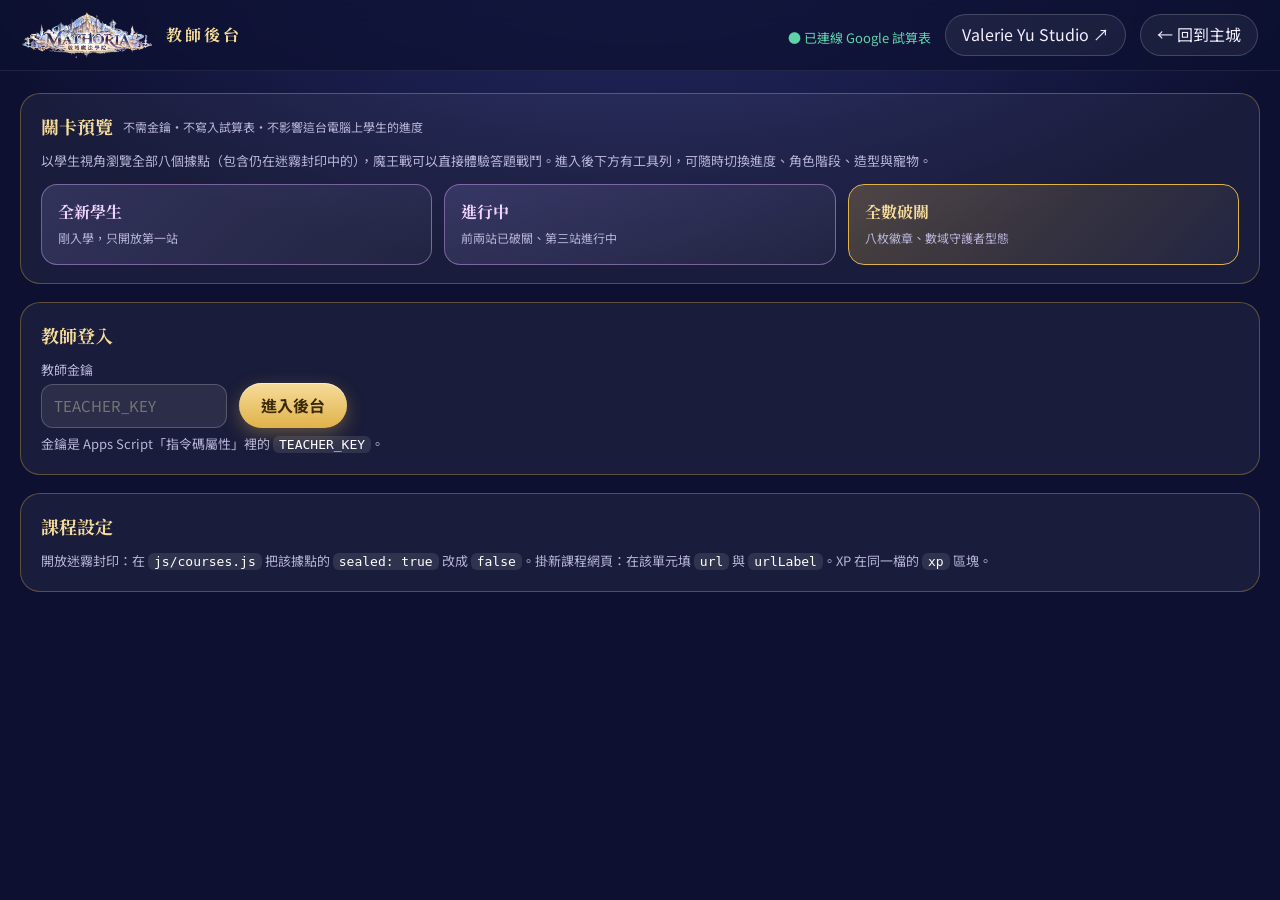
<file: teacher.html>
<!DOCTYPE html>
<html lang="zh-Hant">
<head>
<meta charset="utf-8">
<meta name="viewport" content="width=device-width, initial-scale=1">
<title>MATHORIA 教師後台</title>
<link href="https://fonts.googleapis.com/css2?family=Noto+Serif+TC:wght@700&family=Noto+Sans+TC:wght@400;500;700&family=Cinzel:wght@800&display=swap" rel="stylesheet">
<link rel="stylesheet" href="css/style.css?v=20261110a">
<style>
  body.tpage-body{position:static;overflow:auto;background:radial-gradient(1200px 600px at 50% -10%,#2a2f6e 0%,var(--ink) 60%);min-height:100vh}
  .tbar{display:flex;align-items:center;gap:14px;padding:12px 22px;border-bottom:1px solid rgba(255,255,255,.08);background:rgba(13,16,48,.75);backdrop-filter:blur(10px);position:sticky;top:0;z-index:20}
  .tbar img{height:46px}
  .tbar .sp{flex:1}
  .tbar a,.tbar button{text-decoration:none}
  .tpage{max-width:1280px;margin:0 auto;padding:22px 20px 60px}
  .tcard{background:rgba(255,255,255,.05);border:1px solid rgba(224,178,74,.35);border-radius:20px;padding:18px 20px;margin-bottom:18px}
  .tcard h2{font-family:var(--serif);color:var(--gold2);font-size:18px;margin:0 0 10px;display:flex;align-items:center;gap:10px}
  .tcard h2 small{font-family:var(--sans);font-size:12px;color:var(--muted);font-weight:400}
  .tform{display:flex;flex-wrap:wrap;gap:12px;align-items:end}
  .tform label{display:flex;flex-direction:column;gap:4px;font-size:13px;color:var(--muted)}
  .tform input,.tform select{background:rgba(255,255,255,.08);border:1px solid rgba(255,255,255,.2);border-radius:12px;padding:9px 12px;color:#fff;font-size:15px;min-width:120px}
  .tform select option{color:#000}
  .note{font-size:13px;color:var(--muted);margin:6px 0 0}
  .note code{background:rgba(255,255,255,.1);padding:1px 6px;border-radius:6px;color:#fff}
  .metrics{display:grid;grid-template-columns:repeat(auto-fit,minmax(170px,1fr));gap:12px}
  .metric{background:rgba(255,255,255,.05);border-radius:14px;padding:12px 14px}
  .metric span{display:block;font-size:12px;color:var(--muted)}
  .metric b{display:block;font-size:26px;font-weight:700;color:#fff;margin-top:2px}
  .metric small{font-size:12px;color:var(--gold2)}
  .tbl-wrap{overflow:auto;border-radius:12px;border:1px solid rgba(255,255,255,.1)}
  table{width:100%;border-collapse:collapse;font-size:13px}
  th,td{border-bottom:1px solid rgba(255,255,255,.08);padding:8px 8px;text-align:center;white-space:nowrap}
  th{color:var(--gold2);font-weight:600;font-size:12px;background:rgba(13,16,48,.6);position:sticky;top:0;cursor:pointer;user-select:none}
  th.st{cursor:default;max-width:62px;white-space:normal;line-height:1.25}
  td.l{text-align:left}
  td.code{font-family:ui-monospace,Menlo,monospace;letter-spacing:.15em;font-weight:700}
  tr:hover td{background:rgba(255,255,255,.04)}
  .dot{display:inline-block;width:20px;height:20px;border-radius:50%;line-height:20px;font-size:11px;font-weight:700}
  .d0{background:rgba(255,255,255,.08);color:#777}
  .d1{background:rgba(143,208,255,.25);color:#cfe9ff}
  .d2{background:var(--gold);color:#3b2a08}
  .lvtag{font-size:11px;padding:1px 8px;border-radius:999px;background:rgba(167,155,240,.2);color:var(--lav2)}
  .lvtag.s4{background:var(--gold);color:#3b2a08}
  .bar{height:6px;border-radius:999px;background:rgba(255,255,255,.1);overflow:hidden;width:90px;display:inline-block;vertical-align:middle;margin-left:6px}
  .bar i{display:block;height:100%;background:linear-gradient(90deg,#7c6cf0,#fff)}
  .feed{display:grid;gap:6px;font-size:13px;max-height:280px;overflow:auto}
  .feed div{display:flex;gap:10px;color:var(--muted)}
  .feed b{color:#fff;font-weight:500}
  .feed .fboss{color:var(--gold2)}
  .ok{color:var(--ok)}
  .hidden{display:none!important}
  .pv-launch{display:grid;grid-template-columns:repeat(auto-fit,minmax(200px,1fr));gap:12px;margin-top:12px}
  .pv-card{display:block;text-decoration:none;color:#fff;background:linear-gradient(135deg,rgba(167,155,240,.18),rgba(255,255,255,.04));border:1px solid rgba(217,167,255,.45);border-radius:16px;padding:14px 16px;transition:transform .15s,border-color .15s}
  .pv-card:hover{transform:translateY(-2px);border-color:var(--gold)}
  .pv-card b{display:block;font-family:var(--serif);font-size:16px;color:#f0d6ff}
  .pv-card span{font-size:12px;color:var(--muted)}
  .pv-card.gold{background:linear-gradient(135deg,rgba(224,178,74,.25),rgba(255,255,255,.04));border-color:var(--gold)}
  .pv-card.gold b{color:var(--gold2)}
  .legend{display:flex;gap:14px;font-size:12px;color:var(--muted);margin:8px 0 0}
  @media print{body{background:#fff;color:#000}.tbar,.noprint{display:none}.tcard{border-color:#999}th{color:#000;background:#eee}}
</style>
</head>
<body class="tpage-body">
<header class="tbar">
  <img src="assets/bg/logo.webp" alt="MATHORIA">
  <b style="font-family:var(--serif);letter-spacing:.2em;color:var(--gold2)">教師後台</b>
  <span class="sp"></span>
  <span id="mode" class="note"></span>
  <a class="btn-ghost" href="https://valerieyu55.github.io/valerieyu_studio/" target="_blank" rel="noopener">Valerie Yu Studio ↗</a>
  <a class="btn-ghost" href="index.html">← 回到主城</a>
</header>

<main class="tpage">

  <!-- 關卡預覽 -->
  <section class="tcard noprint">
    <h2>關卡預覽 <small>不需金鑰・不寫入試算表・不影響這台電腦上學生的進度</small></h2>
    <p class="note">以學生視角瀏覽全部八個據點（包含仍在迷霧封印中的），魔王戰可以直接體驗答題戰鬥。進入後下方有工具列，可隨時切換進度、角色階段、造型與寵物。</p>
    <div class="pv-launch">
      <a class="pv-card" href="index.html?mode=preview&state=new"><b>全新學生</b><span>剛入學，只開放第一站</span></a>
      <a class="pv-card" href="index.html?mode=preview&state=mid"><b>進行中</b><span>前兩站已破關、第三站進行中</span></a>
      <a class="pv-card gold" href="index.html?mode=preview&state=all"><b>全數破關</b><span>八枚徽章、數域守護者型態</span></a>
    </div>
  </section>

  <!-- 登入 -->
  <section class="tcard" id="login-card">
    <h2>教師登入</h2>
    <form id="login" class="tform">
      <label>教師金鑰<input id="key" type="password" placeholder="TEACHER_KEY" required></label>
      <button class="btn-gold" type="submit">進入後台</button>
      <span id="login-err" class="err"></span>
    </form>
    <p class="note" id="login-note"></p>
  </section>

  <!-- 儀表板（雲端模式） -->
  <section id="dash" class="hidden">
    <div class="tcard">
      <h2>全班進度 <small id="updated"></small></h2>
      <div class="tform noprint" style="margin-bottom:14px">
        <label>班級<select id="cls-filter"><option value="">全部班級</option></select></label>
        <button class="btn-ghost" id="refresh" type="button">重新整理</button>
        <button class="btn-ghost" id="export" type="button">匯出 CSV</button>
      </div>
      <div class="metrics" id="metrics"></div>
    </div>

    <div class="tcard">
      <h2>學生明細 <small>點欄位標題可排序</small></h2>
      <div class="tbl-wrap"><table id="roster"></table></div>
      <div class="legend"><span><i class="dot d0">·</i> 未開始</span><span><i class="dot d1">●</i> 有完成任務</span><span><i class="dot d2">✓</i> 已擊敗魔王</span></div>
    </div>

    <div class="tcard">
      <h2>最新動態</h2>
      <div class="feed" id="feed"></div>
    </div>
  </section>

  <!-- 核可碼 -->
  <section class="tcard" id="codes-card">
    <h2>魔王核可碼表</h2>
    <p class="note">學生完成本章魔王挑戰（段考、小考或你指定的任務）後，把對應的 6 碼交給他，他在據點面板輸入即可擊敗魔王、獲得徽章。</p>
    <form id="codes-form" class="tform noprint" style="margin-top:12px">
      <label id="secret-wrap">核可碼密語<input id="secret" type="password" placeholder="approvalSecret"></label>
      <label>班級<input id="code-cls" type="text" placeholder="901" required></label>
      <label>座號起<input id="from" type="number" value="1" min="1" max="99" style="min-width:80px"></label>
      <label>座號迄<input id="to" type="number" value="35" min="1" max="99" style="min-width:80px"></label>
      <button class="btn-gold" type="submit">產生核可碼表</button>
    </form>
    <div id="codes-out"></div>
  </section>

  <section class="tcard noprint">
    <h2>課程設定</h2>
    <p class="note">開放迷霧封印：在 <code>js/courses.js</code> 把該據點的 <code>sealed: true</code> 改成 <code>false</code>。掛新課程網頁：在該單元填 <code>url</code> 與 <code>urlLabel</code>。XP 在同一檔的 <code>xp</code> 區塊。</p>
  </section>
</main>

<script src="js/courses.js?v=20261110a"></script>
<script>
(function () {
  const C = window.MATHORIA_CONFIG, API = (C.apiUrl || "").trim();
  const $ = s => document.querySelector(s);
  const KEY = "mathoria.teacherKey";
  let key = "", data = null, sortKey = "seat", sortDir = 1;

  /* 等級計算（與學生端相同） */
  function levelOf(xp) { let lv = 1, rest = xp, need = C.xpForLevel(1); while (rest >= need && lv < 99) { rest -= need; lv++; need = C.xpForLevel(lv); } return lv; }
  function stageOf(lv) { let s = C.stages[0]; C.stages.forEach(st => { if (lv >= st.min) s = st; }); return s; }
  const fmt = t => { if (!t) return "—"; const d = new Date(t); return `${d.getMonth() + 1}/${d.getDate()} ${String(d.getHours()).padStart(2, "0")}:${String(d.getMinutes()).padStart(2, "0")}`; };
  const esc = s => String(s == null ? "" : s).replace(/[&<>"]/g, c => ({ "&": "&amp;", "<": "&lt;", ">": "&gt;", '"': "&quot;" }[c]));

  async function get(params) { const r = await fetch(API + "?" + new URLSearchParams(Object.assign({ key }, params))); return r.json(); }

  /* ---------- 模式 ---------- */
  if (!API) {
    $("#mode").textContent = "離線模式（尚未設定 apiUrl）";
    $("#login-card").classList.add("hidden");
  } else {
    $("#mode").innerHTML = '<span class="ok">● 已連線 Google 試算表</span>';
    $("#secret-wrap").classList.add("hidden");
    $("#login-note").innerHTML = "金鑰是 Apps Script「指令碼屬性」裡的 <code>TEACHER_KEY</code>。";
    $("#codes-card").classList.add("hidden");
    try { key = sessionStorage.getItem(KEY) || ""; } catch (e) {}
    if (key) enter();
  }

  $("#login").addEventListener("submit", async e => {
    e.preventDefault(); key = $("#key").value.trim(); $("#login-err").textContent = "";
    enter();
  });

  async function enter() {
    try {
      const r = await get({ action: "ping" });
      if (!r.ok) { $("#login-err").textContent = "金鑰不正確。"; key = ""; return; }
      try { sessionStorage.setItem(KEY, key); } catch (e) {}
      $("#login-card").classList.add("hidden"); $("#dash").classList.remove("hidden"); /* 魔王改為答題戰鬥，不再需要核可碼表 */
      load();
    } catch (e) { $("#login-err").textContent = "連不上 Apps Script，請確認 apiUrl 與部署權限。"; }
  }

  /* ---------- 儀表板 ---------- */
  async function load() {
    $("#updated").textContent = "讀取中…";
    const r = await get({ action: "dashboard" });
    if (!r.ok) { $("#updated").textContent = "讀取失敗：" + r.error; return; }
    data = r;
    const classes = [...new Set(r.students.map(s => s.cls))].sort();
    const sel = $("#cls-filter"), cur = sel.value;
    sel.innerHTML = '<option value="">全部班級</option>' + classes.map(c => `<option ${c === cur ? "selected" : ""}>${esc(c)}</option>`).join("");
    render();
    $("#updated").textContent = "更新於 " + fmt(Date.now());
  }
  function rows() {
    const cls = $("#cls-filter").value;
    data.students.forEach(s => { /* 舊版後台把魔王勝利記成 lesson「boss:據點」，在這裡轉回魔王紀錄 */
      (s.lessons || []).filter(id => /^boss:/.test(id)).forEach(id => { const b = id.slice(5).split("#")[0]; if (!s.bosses.includes(b)) s.bosses.push(b); });
      s.lessons = (s.lessons || []).filter(id => !/^boss:/.test(id));
    });
    return data.students.filter(s => !cls || s.cls === cls).map(s => {
      const lv = levelOf(s.xp), st = stageOf(lv);
      return Object.assign({}, s, { lv, stage: st, seatN: parseInt(s.seat, 10) });
    });
  }
  function render() {
    const list = rows(), active = C.stations.filter(s => !s.sealed);
    /* 指標 */
    const n = list.length, avgXp = n ? Math.round(list.reduce((a, s) => a + s.xp, 0) / n) : 0;
    const weekAgo = Date.now() - 7 * 864e5, activeN = list.filter(s => s.last && s.last > weekAgo).length;
    const stageCount = [1, 2, 3, 4].map(i => list.filter(s => s.stage.id === i).length);
    const bossRate = active.map(st => ({ st, n: list.filter(s => s.bosses.includes(st.id)).length }));
    const best = bossRate.slice().sort((a, b) => b.n - a.n)[0];
    $("#metrics").innerHTML = `
      <div class="metric"><span>學生人數</span><b>${n}</b><small>近 7 天活躍 ${activeN} 人</small></div>
      <div class="metric"><span>平均 XP</span><b>${avgXp}</b><small>平均 Lv.${levelOf(avgXp)}</small></div>
      <div class="metric"><span>角色階段分布</span><b style="font-size:18px">${stageCount.join(" ・ ")}</b><small>見習 ・ 學徒 ・ 騎士 ・ 守護者</small></div>
      <div class="metric"><span>魔王擊破最多</span><b style="font-size:18px">${best && best.n ? esc(best.st.name) : "—"}</b><small>${best && best.n ? best.n + " / " + n + " 人" : "尚無人擊破"}</small></div>`;
    /* 表格 */
    const k = sortKey, d = sortDir;
    list.sort((a, b) => {
      const va = k === "seat" ? a.seatN : k === "name" ? a.name : k === "cls" ? a.cls : k === "last" ? (a.last || 0) : a[k];
      const vb = k === "seat" ? b.seatN : k === "name" ? b.name : k === "cls" ? b.cls : k === "last" ? (b.last || 0) : b[k];
      return (va > vb ? 1 : va < vb ? -1 : 0) * d || (a.cls > b.cls ? 1 : -1) || a.seatN - b.seatN;
    });
    const head = `<tr><th data-k="cls">班級</th><th data-k="seat">座號</th><th data-k="name">暱稱</th><th data-k="lv">等級</th><th data-k="xp">XP</th>${C.stations.map(s => `<th class="st" title="${esc(s.chapter)}">${s.num} ${esc(s.name.slice(0, 4))}</th>`).join("")}<th data-k="last">最後活動</th></tr>`;
    const body = list.map(s => `<tr><td>${esc(s.cls)}</td><td>${esc(s.seat)}</td><td class="l">${esc(s.name)}</td>
      <td><span class="lvtag s${s.stage.id}">Lv.${s.lv} ${esc(s.stage.name)}</span></td>
      <td>${s.xp}</td>
      ${C.stations.map(st => {
        if (s.bosses.includes(st.id)) return `<td><i class="dot d2" title="已擊敗魔王">✓</i></td>`;
        const ids = st.lessons.map(l => l.id).concat(st.project ? [st.project.id] : []);
        const done = ids.filter(id => s.lessons.includes(id)).length;
        return done ? `<td><i class="dot d1" title="完成 ${done}/${ids.length} 項任務">${done}</i></td>` : `<td><i class="dot d0">·</i></td>`;
      }).join("")}
      <td>${fmt(s.last)}</td></tr>`).join("");
    $("#roster").innerHTML = head + (body || `<tr><td colspan="${6 + C.stations.length}" style="color:var(--muted);padding:20px">還沒有學生資料。學生登入主城後就會出現在這裡。</td></tr>`);
    /* 動態 */
    const nameOf = id => { for (const st of C.stations) { const l = st.lessons.find(x => x.id === id) || (st.project && st.project.id === id ? st.project : null); if (l) return `${st.name}・${l.title}`; } return id; };
    const cls = $("#cls-filter").value;
    $("#feed").innerHTML = data.recent.filter(e => !cls || e.cls === cls).map(e => (/^boss:/.test(e.id) ? Object.assign({}, e, { type: "boss", id: e.id.slice(5).split("#")[0] }) : e)).filter(e => !/#/.test(e.id)).map(e => e.type === "boss"
      ? `<div class="fboss"><span>${fmt(e.t)}</span><b>${esc(e.cls)}-${esc(e.seat)} ${esc(e.name)}</b>擊敗了「${esc((C.stations.find(s => s.id === e.id) || {}).boss?.name || e.id)}」 +${e.xp} XP</div>`
      : `<div><span>${fmt(e.t)}</span><b>${esc(e.cls)}-${esc(e.seat)} ${esc(e.name)}</b>完成 ${esc(nameOf(e.id))} +${e.xp} XP</div>`).join("") || '<div>目前沒有動態。</div>';
  }
  $("#roster").addEventListener("click", e => { const th = e.target.closest("th[data-k]"); if (!th) return; const k = th.dataset.k; sortDir = sortKey === k ? -sortDir : (k === "xp" || k === "lv" || k === "last" ? -1 : 1); sortKey = k; render(); });
  $("#cls-filter").addEventListener("change", render);
  $("#refresh").addEventListener("click", load);
  $("#export").addEventListener("click", () => {
    const list = rows(); const head = ["班級", "座號", "暱稱", "等級", "階段", "XP"].concat(C.stations.map(s => s.name), ["最後活動"]);
    const lines = [head].concat(list.map(s => [s.cls, s.seat, s.name, s.lv, s.stage.name, s.xp].concat(C.stations.map(st => s.bosses.includes(st.id) ? "擊敗" : (st.lessons.some(l => s.lessons.includes(l.id)) ? "進行中" : "")), [s.last ? new Date(s.last).toLocaleString() : ""])));
    const csv = "﻿" + lines.map(r => r.map(v => `"${String(v).replace(/"/g, '""')}"`).join(",")).join("\n");
    const a = document.createElement("a"); a.href = URL.createObjectURL(new Blob([csv], { type: "text/csv" })); a.download = `MATHORIA_進度_${$("#cls-filter").value || "全部"}.csv`; a.click();
  });

  /* ---------- 核可碼 ---------- */
  function approvalCode(secret, cls, seat, stationId) {
    const str = `${secret}|${String(cls).trim()}|${String(parseInt(seat, 10))}|${stationId}`;
    let h = 0x811c9dc5; for (let i = 0; i < str.length; i++) { h ^= str.charCodeAt(i); h = Math.imul(h, 0x01000193) >>> 0; }
    let h2 = 0x811c9dc5; for (let i = str.length - 1; i >= 0; i--) { h2 ^= str.charCodeAt(i); h2 = Math.imul(h2, 0x01000193) >>> 0; }
    return ((h.toString(36) + h2.toString(36)).toUpperCase().replace(/[^A-Z0-9]/g, "") + "ZZZZZZ").slice(0, 6);
  }
  $("#codes-form").addEventListener("submit", async e => {
    e.preventDefault();
    const cls = $("#code-cls").value.trim(), a = +$("#from").value, b = +$("#to").value, out = $("#codes-out");
    let stations = C.stations, rowsOut = [];
    if (API) {
      out.innerHTML = '<p class="note">產生中…</p>';
      const r = await get({ action: "codes", cls, from: a, to: b });
      if (!r.ok) { out.innerHTML = `<p class="err">失敗：${esc(r.error)}</p>`; return; }
      rowsOut = r.rows.map(x => ({ seat: x.seat, codes: x.codes }));
    } else {
      const secret = $("#secret").value;
      if (secret !== C.approvalSecret) { out.innerHTML = '<p class="err">密語不正確。</p>'; return; }
      for (let s = a; s <= b; s++) rowsOut.push({ seat: s, codes: stations.map(st => approvalCode(secret, cls, s, st.id)) });
    }
    out.innerHTML = `<p class="note" style="margin-top:14px">${esc(cls)} 班 ・ 座號 ${a}–${b} ・ <button class="btn-line noprint" onclick="window.print()">列印這張表</button></p>
      <div class="tbl-wrap" style="margin-top:8px"><table><thead><tr><th>座號</th>${stations.map(st => `<th class="st">${st.num} ${esc(st.name)}</th>`).join("")}</tr></thead>
      <tbody>${rowsOut.map(r => `<tr><td>${r.seat}</td>${r.codes.map(c => `<td class="code">${c}</td>`).join("")}</tr>`).join("")}</tbody></table></div>`;
  });
})();
</script>
</body>
</html>
</file>
<file: css/style.css>
/* MATHORIA 數域魔法學院 — 主樣式
   色票：深夜藍／香檳金／薰衣草紫／奶油白 */
:root{
  --ink:#0d1030; --navy:#161c44; --navy2:#1f2658; --panel:#1a2050;
  --gold:#e0b24a; --gold2:#f6dc9a; --gold-dim:#8a6a28;
  --lav:#a79bf0; --lav2:#cdc5ff; --sky:#8fd0ff; --cream:#fff6df; --cream2:#f1e7cf;
  --text:#f3efff; --muted:#b8b4d8; --ok:#5fd3a8; --warn:#ff8fa3;
  --radius:18px; --shadow:0 18px 40px rgba(0,0,0,.45);
  --serif:"Noto Serif TC","Songti TC",serif; --sans:"Noto Sans TC","PingFang TC",sans-serif;
}
*{box-sizing:border-box}
html,body{margin:0;background:var(--ink);color:var(--text);font-family:var(--sans);line-height:1.6;-webkit-font-smoothing:antialiased}
img{display:block;max-width:100%}
button{font:inherit;cursor:pointer}
input{font:inherit}
.cinzel{font-family:Cinzel,var(--serif);letter-spacing:.08em}
[hidden]{display:none!important}
.screen{min-height:100vh}

/* ---------- 共用按鈕 ---------- */
.btn-gold{background:linear-gradient(180deg,var(--gold2),var(--gold));color:#3b2a08;border:0;border-radius:999px;padding:10px 22px;font-weight:700;box-shadow:0 6px 18px rgba(224,178,74,.35),inset 0 1px 0 #fff8;transition:transform .15s,box-shadow .15s}
.btn-gold:hover{transform:translateY(-1px);box-shadow:0 10px 24px rgba(224,178,74,.5)}
.btn-gold.big{padding:14px 32px;font-size:18px;width:100%}
.btn-gold:disabled{opacity:.45;cursor:not-allowed;transform:none}
.btn-ghost{background:rgba(255,255,255,.06);border:1px solid rgba(255,255,255,.18);color:var(--text);border-radius:999px;padding:7px 16px;transition:background .15s}
.btn-ghost:hover{background:rgba(255,255,255,.14)}
.btn-line{background:transparent;border:1px solid var(--gold);color:var(--gold2);border-radius:999px;padding:7px 16px;font-weight:600}
.btn-line:hover{background:rgba(224,178,74,.12)}
.lv-pill{background:var(--gold);color:#3b2a08;border-radius:999px;padding:1px 10px;font-weight:800;font-size:13px;letter-spacing:.04em}
.err{color:var(--warn);font-size:14px;margin:6px 0 0}

/* ---------- 入口：首頁 ---------- */
.gate{position:fixed;inset:0;overflow:hidden;min-height:0}
.gate-bg{position:absolute;inset:0;background:url(../assets/bg/hero.webp) center/cover no-repeat,url([data-uri]) center/cover no-repeat;animation:kenburns 28s ease-in-out infinite alternate}
@keyframes kenburns{from{transform:scale(1)}to{transform:scale(1.06)}}
.gate-bg::after{content:"";position:absolute;inset:0;background:linear-gradient(180deg,rgba(13,16,48,0) 55%,rgba(13,16,48,.75) 100%)}
.gate-overlay{position:absolute;left:0;right:0;bottom:7vh;display:flex;flex-direction:column;align-items:center;gap:14px;z-index:2;padding:0 16px}
.gate-tag{margin:0;color:#fff;letter-spacing:.3em;font-size:14px;text-shadow:0 2px 10px rgba(0,0,0,.8)}
.gate-overlay .btn-gold.big{width:auto}
.gate-cta{min-width:280px;font-size:20px;padding:16px 44px;animation:ctaglow 2.4s ease-in-out infinite}
@keyframes ctaglow{0%,100%{box-shadow:0 6px 18px rgba(224,178,74,.35)}50%{box-shadow:0 10px 34px rgba(255,220,120,.75)}}
.gate-credit{margin:0;font-size:12px;color:#f6dc9a;text-shadow:0 1px 6px rgba(0,0,0,.8)}
.gate-card{width:min(600px,100%)}
.gate-form .row{display:grid;grid-template-columns:1fr 1fr;gap:12px}
.gate-form label{display:flex;flex-direction:column;gap:4px;font-size:13px;color:var(--muted)}
.gate-form label.wide{grid-column:1/-1}
.gate-form input{background:rgba(255,255,255,.08);border:1px solid rgba(255,255,255,.2);border-radius:12px;padding:10px 12px;color:#fff;font-size:16px}
.gate-form input:focus{outline:none;border-color:var(--gold)}
.field-label{margin:16px 0 8px;font-size:14px;color:var(--gold2);font-weight:600}
.pick-row{display:grid;grid-template-columns:repeat(2,1fr);gap:10px}
.pick-row.pets{grid-template-columns:repeat(4,1fr)}
.pick{background:rgba(255,255,255,.05);border:2px solid rgba(255,255,255,.14);border-radius:16px;padding:10px 6px 8px;color:var(--text);display:flex;flex-direction:column;align-items:center;gap:6px;transition:border-color .15s,background .15s}
.pick img{height:150px;width:auto;object-fit:contain;filter:drop-shadow(0 6px 10px rgba(0,0,0,.4))}
.pick span{font-size:13px;font-weight:600}
.pick small{font-size:11px;color:var(--muted);margin-top:-4px}
.pick:hover{background:rgba(255,255,255,.1)}
.pick.is-on{border-color:var(--gold);background:rgba(224,178,74,.14);box-shadow:0 0 0 3px rgba(224,178,74,.18)}
.gate-form .btn-gold{margin-top:18px}
.gate-note{font-size:12px;color:var(--muted);text-align:center;margin:12px 0 0}

/* ---------- 主城：全畫面地圖 ---------- */
.hub{position:fixed;inset:0;overflow:hidden;background:#0b0e2a;min-height:0}
.stage-viewport{position:absolute;inset:0;overflow:hidden;cursor:grab;touch-action:none;user-select:none}
.stage-viewport:active{cursor:grabbing}
.stage{position:absolute;left:0;top:0;will-change:transform;container-type:inline-size}
.stage-bg{position:absolute;inset:0;width:100%;height:100%;display:block;pointer-events:none}
.stage-fog{position:absolute;inset:0;pointer-events:none}
.fog{position:absolute;transform:translate(-50%,-50%);border-radius:50%;background:radial-gradient(ellipse at center,rgba(4,5,18,.96) 0%,rgba(4,5,18,.85) 38%,rgba(4,5,18,.35) 58%,rgba(4,5,18,0) 72%);filter:blur(.3cqw);animation:fogbreathe 7s ease-in-out infinite}
@keyframes fogbreathe{0%,100%{transform:translate(-50%,-50%) scale(1)}50%{transform:translate(-50%,-50%) scale(1.07)}}

/* 漂浮 UI */
/* 主標題 */
.ui-title{position:fixed;left:10px;top:2px;z-index:30;background:none;border:0;padding:0;pointer-events:none}
.ui-logo{height:min(132px,17vh);width:auto;filter:drop-shadow(0 6px 14px rgba(0,0,0,.55));transition:opacity .35s,transform .35s}
.ui-title.dodge .ui-logo{opacity:0;transform:translateY(-12px)}
.ui-title:hover .ui-logo{transform:scale(1.03);filter:drop-shadow(0 6px 14px rgba(0,0,0,.55)) drop-shadow(0 0 22px rgba(255,220,120,.6))}
.ui-title-glow{position:absolute;inset:-30px -60px -30px -40px;z-index:-1;background:radial-gradient(ellipse at 30% 50%,rgba(10,12,40,.72),rgba(10,12,40,.35) 45%,transparent 72%);pointer-events:none}
.ui-title-en{font-family:Cinzel,"Noto Serif TC",serif;font-weight:800;font-size:15px;line-height:1;letter-spacing:.36em;margin-left:4px;background:linear-gradient(180deg,#fff8dc 0%,#f6dc9a 35%,#e0b24a 62%,#b07f1f 100%);-webkit-background-clip:text;background-clip:text;color:transparent;filter:drop-shadow(0 2px 0 #5a3d08) drop-shadow(0 6px 14px rgba(0,0,0,.6)) drop-shadow(0 0 18px rgba(255,220,120,.35))}
.ui-title-zh{font-family:var(--serif);font-weight:900;font-size:50px;line-height:1.1;letter-spacing:.22em;margin:8px 0 0 0;background:linear-gradient(180deg,#fff8dc 0%,#f6dc9a 30%,#e0b24a 60%,#b07f1f 100%);-webkit-background-clip:text;background-clip:text;color:transparent;filter:drop-shadow(0 2px 0 #5a3d08) drop-shadow(0 6px 14px rgba(0,0,0,.65)) drop-shadow(0 0 22px rgba(255,220,120,.4))}
.ui-title-rule{display:flex;align-items:center;gap:8px;margin:6px 0 0 2px;color:var(--gold2);font-size:11px;text-shadow:0 0 8px rgba(255,220,120,.8)}
.ui-title-rule i{display:block;height:1px;width:130px;background:linear-gradient(90deg,transparent,var(--gold2));box-shadow:0 0 6px rgba(255,220,120,.6)}
.ui-title-rule i:last-child{background:linear-gradient(90deg,var(--gold2),transparent)}
.ui-title-sub{margin:5px 0 0 3px;font-size:11px;letter-spacing:.18em;color:#e8e3ff;text-shadow:0 1px 6px rgba(0,0,0,.8)}
.ui-title:hover .ui-title-zh{filter:drop-shadow(0 2px 0 #5a3d08) drop-shadow(0 6px 14px rgba(0,0,0,.6)) drop-shadow(0 0 26px rgba(255,220,120,.7))}
.ui-nav{position:fixed;right:16px;top:14px;z-index:30;display:flex;align-items:center;gap:4px;background:rgba(10,12,36,.72);backdrop-filter:blur(10px);border:1px solid rgba(255,255,255,.12);border-radius:999px;padding:5px 8px 5px 5px;box-shadow:0 8px 24px rgba(0,0,0,.45)}
.ui-link{background:none;border:0;color:#fff;font-size:14px;font-weight:600;padding:8px 12px;border-radius:999px;letter-spacing:.04em}
.ui-link:hover{background:rgba(255,255,255,.1)}
.ui-player{position:relative;display:flex;align-items:center;gap:8px;background:rgba(255,255,255,.06);border:1px solid rgba(224,178,74,.4);border-radius:999px;padding:3px 12px 3px 3px;color:#fff;margin-right:6px}
.ui-player img{width:36px;height:36px;border-radius:50%;object-fit:cover;object-position:top;border:2px solid var(--gold);background:#2a2f6e}
.ui-player-text{display:flex;flex-direction:column;line-height:1.15;text-align:left}
.ui-player-text b{font-size:14px} .ui-player-text small{font-size:10px;color:var(--muted)}
.xp-mini{position:absolute;left:46px;right:12px;bottom:-1px;height:3px;border-radius:2px;background:rgba(255,255,255,.12);overflow:hidden}
.xp-mini i{display:block;height:100%;background:linear-gradient(90deg,#7c6cf0,#fff);width:0;transition:width .6s}
.ui-char{position:fixed;right:22px;bottom:14px;z-index:25;cursor:pointer;display:grid;place-items:end center}
.ui-char .char-aura{position:absolute;inset:auto 0 -10px;height:60%;border-radius:50%;filter:blur(14px)}
.ui-char #char-img{position:relative;height:min(30vh,280px);width:auto;max-width:none;filter:drop-shadow(0 12px 16px rgba(0,0,0,.6));animation:float 4s ease-in-out infinite;transition:transform .2s}
.ui-char:hover #char-img{transform:scale(1.04)}
.ui-char .pet{position:absolute;left:-44px;bottom:0;height:min(11vh,100px);width:auto;filter:drop-shadow(0 6px 8px rgba(0,0,0,.5));animation:float 3s ease-in-out infinite .6s}
.ui-quest{position:fixed;left:50%;bottom:18px;transform:translateX(-50%);z-index:25;display:flex;align-items:center;gap:12px;background:rgba(10,12,36,.78);backdrop-filter:blur(10px);border:1px solid rgba(224,178,74,.45);border-radius:999px;padding:8px 10px 8px 18px;box-shadow:0 10px 26px rgba(0,0,0,.5);max-width:min(92vw,640px);font-size:13px;color:var(--muted)}
.ui-quest .q-k{font-size:11px;letter-spacing:.2em;color:var(--gold2);font-weight:700}
.ui-quest b{color:#fff;font-size:14px;white-space:nowrap}
.ui-quest span:not(.q-k){overflow:hidden;text-overflow:ellipsis;white-space:nowrap}
.ui-quest .btn-gold{padding:6px 14px;font-size:13px;white-space:nowrap}
.ui-bottomleft{position:fixed;left:18px;bottom:18px;z-index:25;display:flex;gap:10px}
.ui-round{width:48px;height:48px;border-radius:50%;border:1px solid rgba(255,255,255,.2);background:rgba(10,12,36,.72);backdrop-filter:blur(8px);color:#fff;font-size:20px;display:grid;place-items:center;box-shadow:0 6px 16px rgba(0,0,0,.45)}
.ui-round:hover{background:rgba(255,255,255,.14)}
.ui-round.off{opacity:.6}
.ui-hint{position:fixed;left:50%;top:74px;transform:translateX(-50%);z-index:24;margin:0;font-size:12px;color:#fff;background:rgba(10,12,36,.55);border-radius:999px;padding:4px 14px;pointer-events:none;transition:opacity 1s}
.ui-hint.fade{opacity:0}
.status-grid{display:grid;grid-template-columns:200px 1fr;gap:18px;align-items:start}
.status-char{position:relative;display:grid;place-items:end center;height:260px}
.status-char #status-img{height:250px;width:auto;object-fit:contain;filter:drop-shadow(0 10px 14px rgba(0,0,0,.5))}
.status-petimg{position:absolute;right:-10px;bottom:0;height:80px;width:auto}
.char-aura{position:absolute;inset:auto 0 0;height:160px;border-radius:50%;background:radial-gradient(circle,rgba(167,155,240,.45),transparent 60%);filter:blur(8px)}
.char-aura.s2{background:radial-gradient(circle,rgba(143,208,255,.55),transparent 60%)}
.char-aura.s3{background:radial-gradient(circle,rgba(255,143,163,.5),transparent 60%)}
.char-aura.s4{background:radial-gradient(circle,rgba(255,226,140,.7),transparent 62%)}
@keyframes float{0%,100%{transform:translateY(0)}50%{transform:translateY(-5px)}}
.char-name{margin:0;display:flex;align-items:center;gap:8px;font-size:17px}
.char-title{margin:4px 0 8px;font-size:13px;color:var(--muted)}
.char-title b{color:#fff}
.char-title small{color:var(--lav2);font-size:11px}
.xp-bar{position:relative;height:16px;border-radius:999px;background:rgba(255,255,255,.1);border:1px solid rgba(255,255,255,.15);overflow:hidden}
.xp-fill{height:100%;width:0;background:linear-gradient(90deg,#7c6cf0,#c4b8ff 60%,#fff);border-radius:999px;transition:width .6s ease;box-shadow:0 0 12px rgba(167,155,240,.8)}
.xp-bar span{position:absolute;inset:0;display:grid;place-items:center;font-size:11px;font-weight:700;color:#fff;text-shadow:0 1px 2px #000}
.char-next{margin:6px 0 0;font-size:12px;color:var(--muted)}
.stats{display:grid;gap:7px}
.stat{display:grid;grid-template-columns:52px 1fr 30px;align-items:center;gap:8px;font-size:12px}
.stat .bar{height:8px;border-radius:999px;background:rgba(255,255,255,.1);overflow:hidden}
.stat .bar i{display:block;height:100%;border-radius:999px;transition:width .5s}
.stat b{text-align:right;color:var(--muted);font-weight:500}
.badges{display:grid;grid-template-columns:repeat(8,1fr);gap:8px}
.badge{display:flex;flex-direction:column;align-items:center;gap:3px;font-size:10px;color:var(--muted);text-align:center}
.badge img{width:54px;height:54px;border-radius:50%;filter:grayscale(1) brightness(.5);transition:filter .3s}
.badge.on img{filter:none;box-shadow:0 0 14px rgba(255,220,120,.6);border-radius:50%}
.badge.on{color:var(--gold2)}

.map{container-type:inline-size}
.node{position:absolute;transform:translate(-50%,-50%);display:flex;flex-direction:column;align-items:center;gap:.3cqw;background:none;border:0;padding:0;color:#fff;z-index:3;font-size:1cqw}
.node-medal{position:relative;width:3.4cqw;height:3.4cqw;border-radius:50%;display:grid;place-items:center;font-family:var(--serif);font-weight:900;font-size:1.7cqw;border:.2cqw solid var(--gold);background:radial-gradient(circle at 35% 30%,#4a52a8,#1b2060 70%);box-shadow:0 0 0 .3cqw rgba(13,16,48,.5),0 .5cqw 1.2cqw rgba(0,0,0,.5);transition:transform .2s;overflow:hidden}
.node-medal img{width:100%;height:100%;border-radius:50%}
.node:hover .node-medal{transform:scale(1.12)}
.node-ring{position:absolute;top:1.7cqw;left:50%;width:3.4cqw;height:3.4cqw;transform:translate(-50%,-50%);border-radius:50%;border:.18cqw solid rgba(143,208,255,.85);pointer-events:none;display:none}
.node.open .node-ring{display:block;animation:ring 2.2s ease-out infinite}
@keyframes ring{0%{transform:translate(-50%,-50%) scale(1);opacity:.9}100%{transform:translate(-50%,-50%) scale(2.1);opacity:0}}
.node-label{display:flex;flex-direction:column;align-items:center;line-height:1.2;background:rgba(10,12,36,.78);backdrop-filter:blur(6px);border:.12cqw solid rgba(224,178,74,.6);border-radius:999px;padding:.3cqw 1cqw;white-space:nowrap;box-shadow:0 .4cqw 1cqw rgba(0,0,0,.45)}
.node-label b{font-family:var(--serif);font-size:1.15cqw;color:#fff;letter-spacing:.06em}
.node-label small{font-size:.8cqw;color:var(--gold2)}
.node-now{position:absolute;top:-1.2cqw;left:50%;transform:translateX(-50%);background:linear-gradient(180deg,var(--gold2),var(--gold));color:#3b2a08;font-size:.8cqw;font-weight:800;border-radius:999px;padding:.1cqw .7cqw;box-shadow:0 .3cqw .8cqw rgba(0,0,0,.4);white-space:nowrap}
.node.current .node-medal{box-shadow:0 0 1.6cqw rgba(255,220,120,.9),0 0 0 .3cqw rgba(13,16,48,.5)}
.node.current .node-label{border-color:var(--gold2)}
.node.cleared .node-medal{border-color:#fff3c9;box-shadow:0 0 1.4cqw rgba(255,220,120,.8),0 0 0 .3cqw rgba(13,16,48,.5)}
.node.locked .node-medal{background:#3a3a4e;border-color:#8a8aa0;font-size:1.4cqw;filter:saturate(.3)}
.node.locked .node-label{border-color:#55556a} .node.locked .node-label small{color:#b8b8c8}
.node.final .node-medal{width:4.2cqw;height:4.2cqw;border-color:#d9a7ff;background:radial-gradient(circle at 35% 30%,#8a4fd0,#3a1a6e 70%)}
.node.final .node-ring{top:2.1cqw;width:4.2cqw;height:4.2cqw;border-color:rgba(217,167,255,.9)}
.node.final.locked .node-medal{background:#3a3a4e;border-color:#8a8aa0}

/* 據點清單 */
.station-list-wrap{max-width:1500px;margin:14px auto 0;padding:0 20px}
.section-title{font-family:var(--serif);font-size:18px;color:var(--gold2);letter-spacing:.15em;margin:8px 0 12px;display:flex;align-items:center;gap:12px}
.section-title::after{content:"";flex:1;height:1px;background:linear-gradient(90deg,rgba(224,178,74,.6),transparent)}
.station-list{display:grid;grid-template-columns:repeat(auto-fill,minmax(250px,1fr));gap:12px}
.scard{background:rgba(255,255,255,.04);border:1px solid rgba(255,255,255,.1);border-radius:16px;padding:12px 14px;display:grid;grid-template-columns:48px 1fr;gap:12px;align-items:center;text-align:left;color:var(--text);transition:transform .15s,border-color .15s}
.scard:hover{transform:translateY(-2px);border-color:var(--gold)}
.scard .m{width:48px;height:48px;border-radius:50%;display:grid;place-items:center;font-family:var(--serif);font-weight:900;font-size:18px;border:2px solid var(--gold);background:#2a2f6e}
.scard.cleared .m{background:var(--gold);color:#3b2a08}
.scard.locked{opacity:.6}
.scard.locked .m{filter:saturate(.2);border-color:#888}
.scard b{display:block;font-size:15px}
.scard small{display:block;color:var(--muted);font-size:12px}
.scard .prog{margin-top:4px;height:5px;border-radius:999px;background:rgba(255,255,255,.1);overflow:hidden}
.scard .prog i{display:block;height:100%;background:var(--gold)}
/* ---------- Modal ---------- */
.modal{position:fixed;inset:0;z-index:50;background:rgba(6,8,26,.75);backdrop-filter:blur(6px);display:grid;place-items:center;padding:16px;overflow:auto}
.modal-box{position:relative;width:min(760px,100%);max-height:92vh;overflow:auto;background:linear-gradient(180deg,#1c224f,#121636);border:1px solid rgba(224,178,74,.5);border-radius:24px;padding:24px 26px;box-shadow:var(--shadow)}
.modal-close{position:absolute;right:12px;top:12px;background:rgba(255,255,255,.08);border:0;color:#fff;width:34px;height:34px;border-radius:50%}
.modal-title{font-family:var(--serif);margin:0;color:var(--gold2)}
.modal-sub{color:var(--muted);margin:4px 0 16px;font-size:14px}

/* 據點面板 */
.st-head{display:grid;grid-template-columns:70px 1fr;gap:14px;align-items:center;margin-bottom:12px}
.st-head img{width:70px;height:70px;border-radius:50%}
.st-head .k{font-size:12px;color:var(--lav2);letter-spacing:.1em;margin:0}
.st-head h2{font-family:var(--serif);margin:0;font-size:26px;color:#fff}
.st-head h2 small{font-size:12px;color:var(--muted);font-family:var(--sans);font-weight:400;margin-left:8px;letter-spacing:.1em}
.st-intro{font-size:14px;color:var(--cream2);border-left:3px solid var(--gold);padding-left:12px;margin:0 0 16px;font-family:var(--serif)}
.st-sealed{background:rgba(255,255,255,.05);border:1px dashed rgba(255,255,255,.25);border-radius:14px;padding:14px;color:var(--muted);font-size:14px;text-align:center}
.st-section{margin-top:14px}
.st-section h3{font-family:var(--serif);font-size:15px;color:var(--gold2);margin:0 0 8px;letter-spacing:.1em}
.lesson{display:grid;grid-template-columns:1fr auto;gap:10px;align-items:center;background:rgba(255,255,255,.04);border:1px solid rgba(255,255,255,.1);border-radius:14px;padding:10px 14px;margin-bottom:8px}
.lesson.done{border-color:rgba(95,211,168,.5);background:rgba(95,211,168,.07)}
.lesson b{display:block;font-size:15px}
.lesson p{margin:2px 0 0;font-size:13px;color:var(--muted)}
.lesson .tag{display:inline-block;font-size:11px;background:rgba(167,155,240,.2);color:var(--lav2);border-radius:999px;padding:0 8px;margin-left:6px;vertical-align:1px}
.lesson .acts{display:flex;gap:6px;flex-wrap:wrap;justify-content:flex-end}
.lesson .acts a{text-decoration:none;font-size:13px}
.lesson .acts .btn-gold{padding:6px 14px;font-size:13px}
.lesson .acts .btn-line{padding:6px 14px;font-size:13px}
.lesson .done-mark{color:var(--ok);font-weight:700;font-size:13px}
.boss{position:relative;overflow:hidden;background:linear-gradient(135deg,rgba(138,47,94,.25),rgba(58,26,110,.35));border:1px solid rgba(217,167,255,.4);border-radius:16px;padding:14px 16px 14px 16px;min-height:200px}
.b-art{float:right;width:min(200px,38%);height:auto;margin:-6px -6px 4px 10px;filter:drop-shadow(0 8px 14px rgba(0,0,0,.5));animation:float 3.6s ease-in-out infinite}
.boss.defeated .b-art{filter:grayscale(.7) brightness(.8) drop-shadow(0 8px 14px rgba(0,0,0,.5));animation:none;opacity:.7}
.boss .b-form{clear:none}
.boss .b-name{font-family:var(--serif);font-size:18px;margin:0;color:#ffd6ea}
.boss .b-myth{margin:6px 0;font-size:14px}
.boss .b-myth b{color:var(--warn)}
.boss .b-hint{margin:6px 0 10px;font-size:13px;color:var(--lav2)}
.boss .b-form{display:flex;gap:8px;flex-wrap:wrap;align-items:center}
.boss input{background:rgba(255,255,255,.08);border:1px solid rgba(255,255,255,.25);border-radius:10px;padding:8px 12px;color:#fff;font-size:16px;letter-spacing:.2em;text-transform:uppercase;width:150px}
.boss .b-note{font-size:12px;color:var(--muted);margin:8px 0 0}
.boss.defeated{border-color:var(--gold);background:linear-gradient(135deg,rgba(224,178,74,.2),rgba(224,178,74,.05))}
.boss.defeated .b-name{color:var(--gold2)}

/* 圖鑑 */
.codex-stages{display:grid;grid-template-columns:repeat(4,1fr);gap:12px}
.cstage{text-align:center;background:rgba(255,255,255,.04);border:1px solid rgba(255,255,255,.1);border-radius:16px;padding:12px 8px}
.cstage img{height:160px;width:auto;margin:0 auto;object-fit:contain;filter:drop-shadow(0 8px 10px rgba(0,0,0,.5))}
.cstage.locked img{filter:brightness(0) opacity(.35)}
.cstage b{display:block;margin-top:6px;font-family:var(--serif)}
.cstage small{display:block;color:var(--lav2);font-size:11px}
.cstage p{font-size:12px;color:var(--muted);margin:6px 0 0}
.cstage.now{border-color:var(--gold);box-shadow:0 0 0 2px rgba(224,178,74,.3)}
.codex-h3{font-family:var(--serif);color:var(--gold2);font-size:15px;margin:18px 0 8px}
.codex-pets{display:grid;grid-template-columns:repeat(4,1fr);gap:8px}
.cpet{text-align:center;font-size:12px;color:var(--muted)}
.cpet img{height:90px;width:auto;margin:0 auto;object-fit:contain}
.cpet.locked img{filter:brightness(0) opacity(.3)}

/* 升級 */
.levelup{background:radial-gradient(circle at 50% 40%,rgba(224,178,74,.35),rgba(6,8,26,.92) 60%)}
.levelup-box{text-align:center;max-width:460px}
.levelup-kicker{font-family:Cinzel,serif;letter-spacing:.3em;color:var(--gold2);font-size:14px;margin:0}
.levelup-stage{height:300px;display:grid;place-items:center;position:relative}
.levelup-stage::before{content:"";position:absolute;width:260px;height:260px;border-radius:50%;background:radial-gradient(circle,rgba(255,236,170,.7),transparent 65%);animation:glow 1.6s ease-in-out infinite alternate}
@keyframes glow{from{transform:scale(.9);opacity:.7}to{transform:scale(1.15);opacity:1}}
.levelup-stage img{position:relative;height:280px;width:auto;object-fit:contain;filter:drop-shadow(0 12px 18px rgba(0,0,0,.6));animation:pop .7s cubic-bezier(.2,1.4,.4,1)}
@keyframes pop{from{transform:scale(.4);opacity:0}to{transform:scale(1);opacity:1}}
.levelup-box h2{font-family:var(--serif);font-size:30px;margin:0;color:#fff}
.levelup-box p{color:var(--cream2);font-size:14px;margin:6px 0 18px}

/* toast */
.toast{position:fixed;left:50%;bottom:84px;transform:translateX(-50%);background:linear-gradient(180deg,#2a2f6e,#161c44);border:1px solid var(--gold);color:#fff;border-radius:999px;padding:10px 20px;font-size:14px;z-index:60;box-shadow:var(--shadow);animation:toastin .3s}
@keyframes toastin{from{transform:translate(-50%,12px);opacity:0}}

/* ---------- 響應式 ---------- */
@media (max-width:900px){
  .status-grid{grid-template-columns:1fr}
  .badges{grid-template-columns:repeat(4,1fr)}
  .ui-link{padding:8px 9px;font-size:13px}
  .ui-player-text{display:none}
}
@media (max-width:640px){
  .ui-nav{right:8px;top:8px;padding:4px}
  .ui-link{font-size:12px;padding:7px 7px}
  #btn-teacher{display:none}
  .ui-title{left:8px;top:6px;transform:none}
  .ui-logo{height:60px}
  .ui-char{height:26vh;right:8px;bottom:70px}
  .ui-char .pet{left:-20px}
  .ui-quest{bottom:10px;left:8px;right:8px;transform:none;max-width:none;padding:6px 8px 6px 12px}
  .ui-quest span:not(.q-k){display:none}
  .ui-bottomleft{left:10px;bottom:70px;flex-direction:column}
  .ui-hint{top:74px}
  .node-label small,.node-now{display:none}
  .node-label b{font-size:1.4cqw}
  .gate-card{padding:18px 14px}
  .pick img{height:64px}
  .gate-overlay{bottom:4vh}
  .codex-stages,.codex-pets{grid-template-columns:repeat(2,1fr)}
  .st-head{grid-template-columns:54px 1fr}
  .lesson{grid-template-columns:1fr}
  .lesson .acts{justify-content:flex-start}
  .modal-box{padding:18px 16px}
}

/* 寵物水晶球（圓形代幣） */
.pet-token{border-radius:50%;border:3px solid var(--gold);box-shadow:0 0 0 3px rgba(13,16,48,.5),0 0 18px rgba(167,155,240,.6),inset 0 0 12px rgba(255,255,255,.4);background:#fff6df}
.pick img.pet-token{height:84px;width:84px;object-fit:cover}
.pick img.pet-hd{height:96px;width:auto}
.cpet img.pet-hd{height:110px;width:auto}
.cpet img.pet-token{height:96px;width:96px}
.ui-char .pet{position:absolute;left:-110px;bottom:0;height:min(16vh,140px);width:auto;filter:drop-shadow(0 8px 10px rgba(0,0,0,.5));animation:float 3s ease-in-out infinite .6s}
.ui-char .pet.token{left:-54px;bottom:6px;height:min(12vh,96px);width:min(12vh,96px);border-radius:50%;border:3px solid var(--gold);box-shadow:0 0 0 3px rgba(13,16,48,.5),0 0 22px rgba(167,155,240,.8);background:#fff6df;filter:none}
.status-petimg{position:absolute;right:-30px;bottom:0;height:110px;width:auto}
.status-petimg.token{right:-6px;bottom:6px;height:86px;width:86px;border-radius:50%;border:3px solid var(--gold);box-shadow:0 0 0 3px rgba(13,16,48,.5),0 0 18px rgba(167,155,240,.7);background:#fff6df}

/* 訪客／教師預覽 */
.gate-guest{background:rgba(10,12,36,.55);backdrop-filter:blur(6px);border:1px solid rgba(255,255,255,.35);color:#fff;border-radius:999px;padding:9px 26px;font-size:14px;letter-spacing:.08em}
.gate-guest:hover{background:rgba(255,255,255,.15)}
.gate-modal.is-guest .real-only{display:none}
.gate-modal.is-guest .gate-form .row{grid-template-columns:1fr}
.mode-bar{position:fixed;left:50%;top:14px;transform:translateX(-50%);z-index:31;display:flex;align-items:center;gap:12px;background:rgba(10,12,36,.8);backdrop-filter:blur(10px);border:1px solid rgba(143,208,255,.6);border-radius:999px;padding:6px 6px 6px 18px;font-size:13px;color:#cfe9ff;box-shadow:0 8px 20px rgba(0,0,0,.45)}
.mode-bar .btn-gold{padding:6px 14px;font-size:13px}
.preview-bar{position:fixed;left:50%;bottom:78px;transform:translateX(-50%);z-index:31;display:flex;flex-wrap:wrap;justify-content:center;align-items:center;gap:10px;background:rgba(10,12,36,.86);backdrop-filter:blur(10px);border:1px solid rgba(217,167,255,.7);border-radius:18px;padding:8px 12px;box-shadow:0 10px 26px rgba(0,0,0,.5);max-width:94vw}
.preview-bar b{font-family:var(--serif);color:#f0d6ff;letter-spacing:.15em;font-size:13px}
.pv-group{display:flex;background:rgba(255,255,255,.06);border-radius:999px;padding:2px}
.pv-group button{background:none;border:0;color:#e8e3ff;font-size:12px;padding:6px 11px;border-radius:999px}
.pv-group button:hover{background:rgba(255,255,255,.1)}
.pv-group button.on{background:linear-gradient(180deg,var(--gold2),var(--gold));color:#3b2a08;font-weight:700}
@media (max-width:640px){.mode-bar{top:auto;bottom:118px;font-size:12px}.preview-bar{bottom:64px;gap:6px;padding:6px}.pv-group button{padding:5px 8px;font-size:11px}}

body.mode-preview .toast{bottom:150px}

.gate-teacher{position:fixed;right:18px;top:16px;z-index:40;background:rgba(10,12,36,.55);backdrop-filter:blur(6px);border:1px solid rgba(224,178,74,.6);color:var(--gold2);border-radius:999px;padding:8px 16px;font-size:13px;letter-spacing:.06em}
.gate-teacher:hover{background:rgba(224,178,74,.18)}
.tlogin-box{width:min(420px,100%)}

.gate-credit a{color:var(--gold2);text-decoration:underline;text-underline-offset:3px}

/* ---------- 人物對話 ---------- */
.dlg{position:fixed;inset:0;z-index:70;background:radial-gradient(ellipse at 50% 60%,rgba(20,24,64,.72),rgba(6,8,26,.9) 75%);backdrop-filter:blur(5px);-webkit-backdrop-filter:blur(5px);cursor:pointer;user-select:none;animation:dlgin .25s}
@keyframes dlgin{from{opacity:0}}
.dlg-stage{position:absolute;left:0;right:0;bottom:150px;top:6vh;display:flex;justify-content:space-between;align-items:flex-end;padding:0 4vw;pointer-events:none}
.dlg-side{position:relative;display:flex;align-items:flex-end;gap:0;height:100%}
.dlg-por{height:min(62vh,560px);width:auto;max-width:42vw;object-fit:contain;filter:drop-shadow(0 14px 20px rgba(0,0,0,.55));transition:filter .25s,transform .25s,opacity .25s}
.dlg-por.pet{height:min(26vh,230px);margin-left:-3vw}
.dlg-por.dlg-bossimg{height:min(50vh,460px)}
.dlg-por.off{filter:brightness(.45) saturate(.6) drop-shadow(0 14px 20px rgba(0,0,0,.55));transform:scale(.96)}
.dlg-por.on{transform:scale(1.03)}
.dlg-por[hidden]{display:none}
.m-happy{animation:dlg-hop .45s}
@keyframes dlg-hop{0%,100%{translate:0 0}40%{translate:0 -18px}}
.m-shock{animation:dlg-shock .35s}
@keyframes dlg-shock{0%,100%{translate:0 0}25%{translate:-8px 0}75%{translate:8px 0}}
.m-think{animation:dlg-think .6s}
@keyframes dlg-think{0%,100%{rotate:0deg}50%{rotate:-3deg}}
.m-angry{animation:dlg-angry .4s}
@keyframes dlg-angry{0%,100%{translate:0 0}20%,60%{translate:-5px 0}40%,80%{translate:5px 0}}
.dlg-box{position:absolute;left:50%;bottom:24px;transform:translateX(-50%);width:min(980px,94vw);min-height:120px;background:linear-gradient(180deg,rgba(28,34,80,.96),rgba(14,18,48,.97));border:2px solid var(--gold);border-radius:20px;padding:22px 28px 20px;box-shadow:0 14px 40px rgba(0,0,0,.6),inset 0 0 0 1px rgba(255,255,255,.08)}
.dlg-box.who-boss{border-color:#d9a7ff}
.dlg-box.who-narrator{border-color:rgba(255,255,255,.35);text-align:center}
.dlg-name{position:absolute;top:-17px;left:26px;background:linear-gradient(180deg,var(--gold2),var(--gold));color:#3b2a08;font-family:var(--serif);font-weight:900;font-size:15px;letter-spacing:.12em;padding:4px 18px;border-radius:999px;box-shadow:0 4px 10px rgba(0,0,0,.4)}
.who-boss .dlg-name{background:linear-gradient(180deg,#f0d6ff,#a46be0);color:#2a0f45}
.who-narrator .dlg-name{left:50%;transform:translateX(-50%);background:rgba(255,255,255,.15);color:#fff}
.who-pet .dlg-name{background:linear-gradient(180deg,#cfe9ff,#7cc0f0);color:#0b2a45}
.dlg-text{margin:4px 0 0;font-size:19px;line-height:1.75;color:#fff;font-family:var(--serif);letter-spacing:.03em;min-height:2.4em}
.who-narrator .dlg-text{font-style:italic;color:var(--cream2)}
.dlg-next{position:absolute;right:22px;bottom:12px;color:var(--gold2);font-size:13px;animation:dlg-blink 1s infinite}
@keyframes dlg-blink{50%{opacity:.2}}
.dlg-skip{position:absolute;right:18px;top:16px;z-index:2;background:rgba(10,12,36,.6);border:1px solid rgba(255,255,255,.3);color:#fff;border-radius:999px;padding:7px 16px;font-size:13px;cursor:pointer}
.b-replay{background:rgba(255,255,255,.1);border:1px solid rgba(255,255,255,.25);color:#fff;border-radius:999px;font-size:11px;padding:2px 10px;margin-left:8px;vertical-align:3px;font-family:var(--sans)}
@media (max-width:640px){
  .dlg-stage{bottom:170px;padding:0 2vw}
  .dlg-por{height:38vh;max-width:56vw}.dlg-por.pet{height:16vh}.dlg-por.dlg-bossimg{height:30vh}
  .dlg-text{font-size:16px}.dlg-box{padding:20px 18px 18px}
  .dlg-skip{top:auto;bottom:178px;right:12px;font-size:12px;padding:6px 12px}
}

/* ===================== 魔王戰 ===================== */
.boss.shake{animation:bt-shake .45s}
.dlg-bossimg.enter{animation:boss-enter .9s cubic-bezier(.2,1.6,.4,1)}
@keyframes boss-enter{0%{transform:translateY(-60px) scale(1.3);filter:brightness(3) drop-shadow(0 0 30px #f0f)}100%{transform:none}}
.battle{position:fixed;inset:0;z-index:90;overflow:hidden;user-select:none;background:radial-gradient(ellipse at 60% 35%,#3a1356 0%,#170a2c 55%,#05030c 100%)}
.battle[hidden]{display:none}
.bt-sky{position:absolute;inset:-10%;background:repeating-conic-gradient(from 0deg at 62% 40%,rgba(255,80,180,.07) 0 6deg,transparent 6deg 18deg);animation:bt-spin 30s linear infinite}
@keyframes bt-spin{to{transform:rotate(360deg)}}
.bt-top{position:absolute;top:22px;left:50%;transform:translateX(-50%);width:min(560px,90vw);text-align:center;z-index:3;animation:bt-drop .5s ease-out both}
.bt-tag{display:inline-block;font-family:Cinzel,serif;font-weight:800;letter-spacing:.3em;font-size:12px;color:#ff8fc7;border:1px solid rgba(255,143,199,.5);border-radius:99px;padding:2px 12px}
.bt-top b{display:block;font-family:var(--serif);font-size:clamp(20px,3vw,28px);color:#fff;margin:6px 0 8px;text-shadow:0 0 14px #f0a}
.bt-hpbar{position:relative;height:20px;border-radius:99px;background:rgba(0,0,0,.55);border:2px solid #ffb3d9;overflow:hidden;box-shadow:0 0 18px rgba(255,60,160,.5)}
.bt-hpbar i{position:absolute;inset:0 auto 0 0;width:100%;background:linear-gradient(90deg,#ff2e7e,#ff8a3d);transition:width .5s cubic-bezier(.3,1.4,.5,1)}
.bt-hpbar span{position:relative;display:block;font-size:12px;font-weight:700;line-height:16px;color:#fff;text-shadow:0 1px 2px #000}
@keyframes bt-drop{from{transform:translate(-50%,-40px);opacity:0}}
.bt-field{position:absolute;inset:0}
.bt-boss{position:absolute;right:12%;top:20%;width:min(42vw,440px);filter:drop-shadow(0 0 30px rgba(255,60,200,.55));animation:bt-boss-in 1.1s cubic-bezier(.2,1.5,.4,1) both,bt-hover 2.4s ease-in-out 1.1s infinite}
@keyframes bt-boss-in{0%{transform:translateY(-120%) scale(1.4);opacity:0;filter:brightness(4)}60%{opacity:1}100%{transform:none}}
@keyframes bt-hover{50%{translate:0 -12px}}
.battle.bhit .bt-boss{animation:bt-bhit .35s,bt-hover 2.4s ease-in-out infinite}
@keyframes bt-bhit{0%{filter:brightness(5) saturate(0)}30%{translate:22px 0}60%{translate:-10px 0}100%{filter:drop-shadow(0 0 30px rgba(255,60,200,.55))}}
.bt-heroes{position:absolute;left:8%;bottom:10%;display:flex;align-items:flex-end;gap:0;transform:translateX(-140%);transition:transform .6s cubic-bezier(.2,1.3,.4,1)}
.battle.heroes .bt-heroes{transform:none}
.bt-player{height:min(52vh,420px);filter:drop-shadow(0 0 18px rgba(120,200,255,.6))}
.bt-pet{height:min(22vh,170px);margin-left:-30px;animation:float 2s ease-in-out infinite}
.battle.charge .bt-heroes{filter:drop-shadow(0 0 30px #9ff) brightness(1.4);animation:bt-charge .15s linear infinite}
@keyframes bt-charge{50%{translate:2px -1px}}
.bt-shot{position:absolute;left:26%;bottom:40%;width:60px;height:60px;border-radius:50%;pointer-events:none;animation:bt-fly .35s ease-in forwards}
.bt-shot.magic{background:radial-gradient(circle,#fff 0 20%,#7ef 45%,transparent 70%);box-shadow:0 0 40px #7ef}
.bt-shot.final{width:140px;height:140px;background:radial-gradient(circle,#fff 0 25%,#ffd86b 45%,#f6a 65%,transparent 75%);box-shadow:0 0 80px #ffd86b}
.bt-shot.slash{left:52%;bottom:45%;width:280px;height:14px;border-radius:99px;background:linear-gradient(90deg,transparent,#fff,#ffb3e6,transparent);transform:rotate(-30deg);animation:bt-slash .3s ease-out forwards}
@keyframes bt-fly{to{left:68%;bottom:52%;transform:scale(1.6)}}
@keyframes bt-slash{0%{opacity:0;transform:rotate(-30deg) scaleX(.1)}40%{opacity:1}100%{opacity:0;transform:rotate(-30deg) scaleX(1.3)}}
.bt-dmg{position:absolute;top:28%;font-family:Cinzel,serif;font-weight:800;font-size:clamp(28px,4vw,46px);color:#fff;-webkit-text-stroke:2px #c2185b;text-shadow:0 4px 0 #6a0d3a;pointer-events:none;animation:bt-dmg 1.2s ease-out forwards;z-index:4}
.bt-dmg.crit{font-size:clamp(34px,5.5vw,64px);color:#ffe066;-webkit-text-stroke:2px #b34700}
@keyframes bt-dmg{0%{transform:translateY(20px) scale(.4);opacity:0}20%{transform:translateY(-10px) scale(1.25);opacity:1}100%{transform:translateY(-90px) scale(1);opacity:0}}
.battle.shake .bt-field{animation:bt-shake .4s}
.battle.shake-big{animation:bt-shake 0.6s}
@keyframes bt-shake{0%,100%{translate:0 0}15%{translate:-12px 6px}30%{translate:10px -8px}45%{translate:-8px -4px}60%{translate:8px 6px}80%{translate:-4px 2px}}
.bt-log{position:absolute;left:50%;bottom:26px;transform:translateX(-50%);width:min(640px,90vw);margin:0;padding:12px 20px;text-align:center;font-size:clamp(15px,1.8vw,19px);color:#fff;background:rgba(10,6,30,.78);border:1px solid rgba(255,255,255,.25);border-radius:14px;z-index:5}
.bt-log:empty{display:none}
.bt-log.pop{animation:pop .25s ease-out}
.bt-flash{position:absolute;inset:0;background:#fff;opacity:0;pointer-events:none;z-index:6}
.battle.explode .bt-flash{animation:bt-flash 1.2s ease-out}
@keyframes bt-flash{0%{opacity:0}10%{opacity:1}100%{opacity:0}}
.battle.explode .bt-boss{animation:bt-break 1.2s ease-in forwards}
@keyframes bt-break{0%{filter:brightness(4)}40%{transform:scale(1.15) rotate(-4deg);opacity:1}100%{transform:scale(.2) rotate(30deg);opacity:0;filter:brightness(6) blur(8px)}}
.bt-win{position:absolute;inset:0;display:flex;flex-direction:column;align-items:center;justify-content:center;opacity:0;pointer-events:none;z-index:7}
.battle.win .bt-win{opacity:1;transition:opacity .4s}
.bt-victory{margin:0;font-family:Cinzel,serif;font-weight:800;font-size:clamp(56px,11vw,140px);letter-spacing:.06em;background:linear-gradient(180deg,#fff7c2,#ffd24d 45%,#e08a1e);-webkit-background-clip:text;background-clip:text;color:transparent;filter:drop-shadow(0 6px 0 #6b3a00) drop-shadow(0 0 30px rgba(255,210,77,.7))}
.battle.win .bt-victory{animation:bt-vic .8s cubic-bezier(.2,1.6,.4,1)}
@keyframes bt-vic{from{transform:scale(2.6);opacity:0}}
.bt-sub{color:#fff;font-size:16px;margin:8px 0 0;animation:dlg-blink 1.4s infinite}
.battle.win .bt-log{display:none}
.bt-skip{position:absolute;right:18px;bottom:18px;margin:0;font-size:12px;color:rgba(255,255,255,.55);z-index:8}
.battle.win .bt-skip{display:none}
@media (max-width:700px){
  .bt-boss{right:4%;top:22%;width:62vw}
  .bt-heroes{left:2%;bottom:16%}
  .bt-player{height:36vh}.bt-pet{height:15vh}
  .bt-log{bottom:16px}
}

/* ---- 答題戰鬥 ---- */
.bt-quit{position:absolute;top:18px;right:18px;z-index:9;background:rgba(0,0,0,.45);color:#fff;border:1px solid rgba(255,255,255,.3);border-radius:99px;padding:6px 14px;font-size:13px;cursor:pointer}
.bt-quit:hover{background:rgba(255,60,120,.4)}
.bt-status{position:absolute;left:24px;top:22px;z-index:5;display:flex;flex-direction:column;gap:6px}
.bt-hearts i{font-style:normal;font-size:30px;color:#ff4f8b;text-shadow:0 0 12px rgba(255,80,140,.8);margin-right:4px;display:inline-block;transition:transform .3s,opacity .3s}
.bt-hearts i.lost{color:#4a3a55;text-shadow:none;transform:scale(.8);opacity:.6}
.bt-combo{font-family:Cinzel,serif;font-weight:800;font-size:20px;color:#9ff;text-shadow:0 0 10px #0ff}
.bt-combo.hot{color:#ffd24d;text-shadow:0 0 14px #ff8a00;animation:pop .3s}
.bt-q{position:absolute;left:50%;bottom:22px;transform:translateX(-50%);width:min(820px,94vw);z-index:6;background:linear-gradient(180deg,rgba(28,14,60,.94),rgba(12,6,30,.96));border:2px solid rgba(255,214,120,.6);border-radius:20px;padding:16px 18px 18px;box-shadow:0 18px 50px rgba(0,0,0,.6),0 0 30px rgba(255,200,90,.18)}
.bt-q.in{animation:bt-qin .35s cubic-bezier(.2,1.3,.4,1)}
@keyframes bt-qin{from{transform:translate(-50%,40px);opacity:0}}
.bt-timebar{height:6px;border-radius:99px;background:rgba(255,255,255,.12);overflow:hidden;margin-bottom:10px}
.bt-timebar i{display:block;height:100%;width:100%;background:linear-gradient(90deg,#5ef0c8,#7ab8ff);transition:width .2s linear}
.bt-timebar i.low{background:linear-gradient(90deg,#ff5a5a,#ff9a3d);animation:dlg-blink .5s infinite}
.bt-qnum{margin:0;font-size:12px;letter-spacing:.2em;color:var(--gold2)}
.bt-qtext{margin:4px 0 12px;font-size:clamp(17px,2.1vw,21px);line-height:1.55;color:#fff;font-weight:700}
.bt-opts{display:grid;grid-template-columns:1fr 1fr;gap:10px}
.bt-opt{display:flex;align-items:center;gap:10px;text-align:left;background:rgba(255,255,255,.07);border:1.5px solid rgba(255,255,255,.22);border-radius:14px;padding:11px 14px;color:#fff;font-size:16px;cursor:pointer;transition:transform .12s,background .12s,border-color .12s}
.bt-opt b{flex:none;width:28px;height:28px;border-radius:50%;display:grid;place-items:center;background:rgba(255,214,120,.18);color:var(--gold2);font-family:Cinzel,serif}
.bt-opt:hover:not(:disabled){transform:translateY(-2px);background:rgba(255,214,120,.14);border-color:var(--gold2)}
.bt-opt:disabled{cursor:default}
.bt-opt.right{background:rgba(60,220,150,.28);border-color:#5ef0c8;animation:pop .3s}
.bt-opt.right b{background:#5ef0c8;color:#06301f}
.bt-opt.wrong{background:rgba(255,70,100,.28);border-color:#ff5a7a;animation:bt-shake .4s}
.bt-opt.wrong b{background:#ff5a7a;color:#fff}
.bt-log{bottom:auto;top:46%;z-index:5}
.bt-ex{position:absolute;left:50%;bottom:22px;transform:translateX(-50%);width:min(680px,94vw);z-index:7;background:rgba(14,8,34,.96);border:2px solid #9ff;border-radius:20px;padding:16px 20px;text-align:center;animation:bt-qin .35s}
.bt-ex-k{margin:0;color:#9ff;font-weight:700;letter-spacing:.1em}
.bt-ex-ans{margin:6px 0 4px;color:#5ef0c8;font-weight:700;font-size:17px}
.bt-ex-text{margin:0 0 12px;color:#fff;line-height:1.6}
.battle.bossatk .bt-boss{animation:bt-lunge .45s ease-in}
@keyframes bt-lunge{50%{transform:translate(-22vw,10vh) scale(1.15)}}
.battle.hurt::after{content:"";position:absolute;inset:0;background:radial-gradient(ellipse at center,transparent 40%,rgba(255,0,60,.55));animation:bt-hurt .6s ease-out forwards;pointer-events:none;z-index:6}
@keyframes bt-hurt{from{opacity:1}to{opacity:0}}
.bt-dmg.hurt{top:52%;color:#ff4f8b;-webkit-text-stroke:2px #5a0020}
.bt-end{position:absolute;inset:0;z-index:8;display:flex;flex-direction:column;align-items:center;justify-content:center;background:rgba(5,3,12,.35)}
.bt-end.lost{background:rgba(5,3,12,.72)}
.bt-end.lost .bt-victory{background:linear-gradient(180deg,#e9e2ff,#9c8cc9);-webkit-background-clip:text;background-clip:text;font-family:var(--serif);font-size:clamp(44px,8vw,90px);filter:drop-shadow(0 4px 0 #2a1d4a)}
.bt-end .bt-victory{animation:bt-vic .8s cubic-bezier(.2,1.6,.4,1)}
.bt-end .bt-sub{animation:none;font-size:17px}
.bt-end-acts{display:flex;gap:12px;margin-top:18px;flex-wrap:wrap;justify-content:center}
.battle.lose .bt-heroes{filter:grayscale(.8) brightness(.6);transition:filter .8s}
.boss .btn-fight{font-size:17px;padding:10px 22px;animation:ctaglow 2s infinite}
@media (max-width:700px){
  .bt-opts{grid-template-columns:1fr}
  .bt-opt{padding:9px 12px;font-size:15px}
  .bt-q{bottom:10px;padding:12px}
  .bt-boss{top:16%;width:48vw;right:2%}
  .bt-heroes{bottom:auto;top:24%}.bt-player{height:26vh}.bt-pet{height:11vh}
  .bt-status{top:64px;left:12px}.bt-hearts i{font-size:22px}
  .bt-log{top:12%;font-size:14px}
}
@media (min-width:1100px){
  .bt-q,.bt-ex{left:auto;right:4%;transform:none;width:min(760px,56vw)}
  .bt-q.in,.bt-ex{animation:bt-qin2 .35s cubic-bezier(.2,1.3,.4,1)}
  .bt-heroes{left:4%}
}
@keyframes bt-qin2{from{transform:translateY(40px);opacity:0}}
@media (max-width:700px){ .bt-status{top:236px;left:14px} }
.battle{overflow:clip}
.bt-end{padding:0 18px;text-align:center}
.bt-end .bt-sub{max-width:92vw}
/* 沒有魔王的對話（開場、進入據點、進化）：人物置中 */
.dlg.solo .dlg-stage{justify-content:center}
.dlg.solo .dlg-side.right{display:none}
.bt-tier{margin-left:8px;padding:1px 10px;border-radius:99px;font-size:11px;letter-spacing:.08em}
.bt-tier.t-basic{background:rgba(94,240,200,.15);color:#5ef0c8}
.bt-tier.t-standard{background:rgba(122,184,255,.18);color:#9cc8ff}
.bt-tier.t-challenge{background:rgba(255,120,90,.2);color:#ffb08a;box-shadow:0 0 10px rgba(255,120,90,.4)}

/* 教師預覽：右上角可收合面板，不遮地圖據點 */
.preview-bar{left:auto;right:16px;bottom:auto;top:76px;transform:none;flex-direction:column;align-items:stretch;gap:6px;padding:6px;border-radius:16px;max-width:none;width:auto}
.preview-bar .pv-toggle{background:none;border:0;color:#f0d6ff;font-family:var(--serif);font-weight:700;letter-spacing:.1em;font-size:13px;padding:6px 10px;border-radius:12px;cursor:pointer;white-space:nowrap}
.preview-bar .pv-toggle:hover{background:rgba(255,255,255,.08)}
.preview-bar .pv-caret{display:inline-block;transition:transform .2s}
.preview-bar:not(.collapsed) .pv-caret{transform:rotate(180deg)}
.preview-bar .pv-panel{display:flex;flex-direction:column;gap:4px;padding:2px 4px 6px}
.preview-bar.collapsed .pv-panel{display:none}
.preview-bar .pv-label{margin:4px 0 0;font-size:11px;color:var(--muted);letter-spacing:.1em}
.preview-bar .pv-group{flex-wrap:wrap}
@media (max-width:640px){.preview-bar{top:64px;right:8px;bottom:auto}.preview-bar .pv-panel{max-width:72vw}}

@media (max-width:700px){.gate-bg{background-image:url(../assets/bg/hero-m.webp),url([data-uri])}}
</file>
